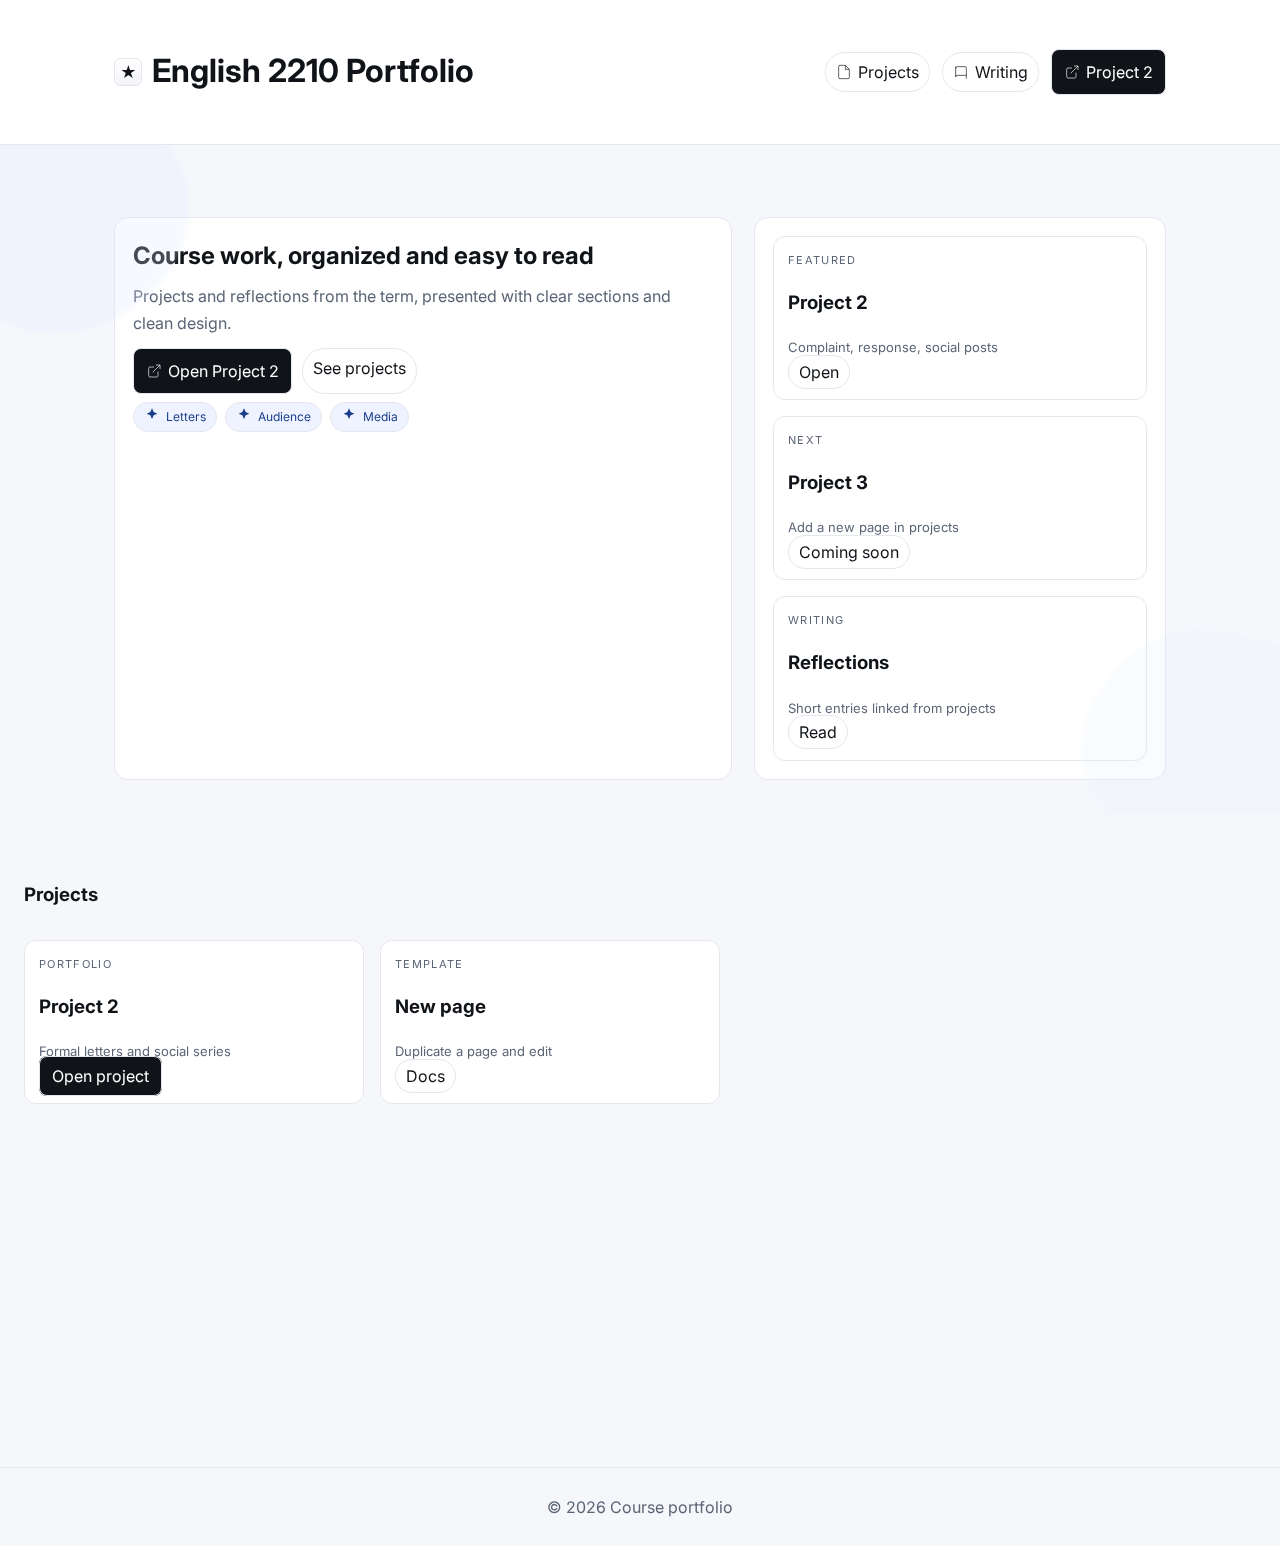
<file: index.html>
<!doctype html>
<html lang="en">
<head>
  <meta charset="utf-8"><meta name="viewport" content="width=device-width,initial-scale=1">
  <title>English 2210 Portfolio</title>
  <meta name="description" content="Course portfolio with selected projects and writing.">
  <link rel="preconnect" href="https://fonts.googleapis.com"><link rel="preconnect" href="https://fonts.gstatic.com" crossorigin>
  <link href="https://fonts.googleapis.com/css2?family=Inter:wght@400;600;700&display=swap" rel="stylesheet">
  <link rel="stylesheet" href="assets/style.css">
</head>
<body>
  <div class="nav">
    <div class="container">
      <div class="brand"><div class="logo"><span>★</span></div><h1>English 2210 Portfolio</h1></div>
      <div class="links">
        <a class="link" href="#projects"><svg class="icon" viewBox="0 0 24 24" fill="none" stroke="currentColor"><path d="M14 2H6a2 2 0 0 0-2 2v16a2 2 0 0 0 2 2h12a2 2 0 0 0 2-2V8z"/><path d="M14 2v6h6"/></svg>Projects</a>
        <a class="link" href="#writing"><svg class="icon" viewBox="0 0 24 24" fill="none" stroke="currentColor"><path d="M4 19.5A2.5 2.5 0 0 1 6.5 17H20"/><path d="M4 4v15.5"/><path d="M20 22V6a2 2 0 0 0-2-2H6.5A2.5 2.5 0 0 0 4 6.5"/></svg>Writing</a>
        <a class="btn" href="projects/project-2.html"><svg class="icon" viewBox="0 0 24 24" fill="none" stroke="currentColor"><path d="M18 13v6a2 2 0 0 1-2 2H6a2 2 0 0 1-2-2V8a2 2 0 0 1 2-2h6"/><path d="M15 3h6v6"/><path d="M10 14 21 3"/></svg>Project 2</a>
      </div>
    </div>
  </div>

  <header class="hero">
    <svg class="blob" viewBox="0 0 600 600" xmlns="http://www.w3.org/2000/svg">
      <g transform="translate(300,300)">
        <path d="M120,-142.2C155.6,-121.4,181.9,-77.4,187.6,-31.9C193.2,13.7,178.1,60.7,150.7,97.5C123.2,134.3,83.3,160.9,40.2,175.2C-2.9,189.5,-49.2,191.5,-90.5,175.1C-131.9,158.6,-168.4,123.7,-184.8,82.1C-201.2,40.6,-197.5,-7.7,-181.4,-51.4C-165.4,-95,-137,-134,-100.1,-154.5C-63.2,-175,-18,-177,26,-185.5C70.1,-194.1,112,-209.1,120,-142.2Z" fill="#dfe9ff"/>
      </g>
    </svg>
    <svg class="blob right" viewBox="0 0 600 600" xmlns="http://www.w3.org/2000/svg">
      <g transform="translate(300,300)">
        <path d="M120,-142.2C155.6,-121.4,181.9,-77.4,187.6,-31.9C193.2,13.7,178.1,60.7,150.7,97.5C123.2,134.3,83.3,160.9,40.2,175.2C-2.9,189.5,-49.2,191.5,-90.5,175.1C-131.9,158.6,-168.4,123.7,-184.8,82.1C-201.2,40.6,-197.5,-7.7,-181.4,-51.4C-165.4,-95,-137,-134,-100.1,-154.5C-63.2,-175,-18,-177,26,-185.5C70.1,-194.1,112,-209.1,120,-142.2Z" fill="#e8f0ff"/>
      </g>
    </svg>
    <div class="container wrap">
      <div class="card reveal">
        <h2>Course work, organized and easy to read</h2>
        <p class="lead">Projects and reflections from the term, presented with clear sections and clean design.</p>
        <div style="margin-top:12px;display:flex;gap:10px;flex-wrap:wrap">
          <a class="btn" href="projects/project-2.html"><svg class="icon" viewBox="0 0 24 24" fill="none" stroke="currentColor"><path d="M18 13v6a2 2 0 0 1-2 2H6a2 2 0 0 1-2-2V8a2 2 0 0 1 2-2h6"/><path d="M15 3h6v6"/><path d="M10 14 21 3"/></svg>Open Project 2</a>
          <a class="link" href="#projects">See projects</a>
        </div>
        <div class="badges">
          <span class="badge"><svg class="icon" viewBox="0 0 24 24" fill="currentColor"><path d="m12 2 2.5 5.5L20 10l-5.5 2.5L12 18l-2.5-5.5L4 10l5.5-2.5z"/></svg>Letters</span>
          <span class="badge"><svg class="icon" viewBox="0 0 24 24" fill="currentColor"><path d="m12 2 2.5 5.5L20 10l-5.5 2.5L12 18l-2.5-5.5L4 10l5.5-2.5z"/></svg>Audience</span>
          <span class="badge"><svg class="icon" viewBox="0 0 24 24" fill="currentColor"><path d="m12 2 2.5 5.5L20 10l-5.5 2.5L12 18l-2.5-5.5L4 10l5.5-2.5z"/></svg>Media</span>
        </div>
      </div>
      <div class="card reveal">
        <div class="grid">
          <div class="tile"><div class="kicker">Featured</div><h3>Project 2</h3><div class="meta">Complaint, response, social posts</div><a class="link" href="projects/project-2.html">Open</a></div>
          <div class="tile"><div class="kicker">Next</div><h3>Project 3</h3><div class="meta">Add a new page in projects</div><a class="link" href="#">Coming soon</a></div>
          <div class="tile"><div class="kicker">Writing</div><h3>Reflections</h3><div class="meta">Short entries linked from projects</div><a class="link" href="projects/project-2.html#reflection">Read</a></div>
        </div>
      </div>
    </div>
  </header>

  <section id="projects" class="container section reveal">
    <div class="head"><h3>Projects</h3></div>
    <div class="grid">
      <div class="tile"><div class="kicker">Portfolio</div><h3>Project 2</h3><div class="meta">Formal letters and social series</div><a class="btn" href="projects/project-2.html">Open project</a></div>
      <div class="tile"><div class="kicker">Template</div><h3>New page</h3><div class="meta">Duplicate a page and edit</div><a class="link" href="#">Docs</a></div>
    </div>
  </section>

  <section id="writing" class="container section reveal">
    <div class="head"><h3>Writing</h3></div>
    <div class="grid">
      <div class="tile"><div class="kicker">Reflection</div><h3>Project 2 reflection</h3><div class="meta">See the end of the page</div><a class="link" href="projects/project-2.html#reflection">Go</a></div>
    </div>
  </section>

  <footer>© <span id="y"></span> Course portfolio <script>document.getElementById('y').textContent=new Date().getFullYear()</script></footer>
  <script src="assets/script.js"></script>
</body>
</html>
</file>
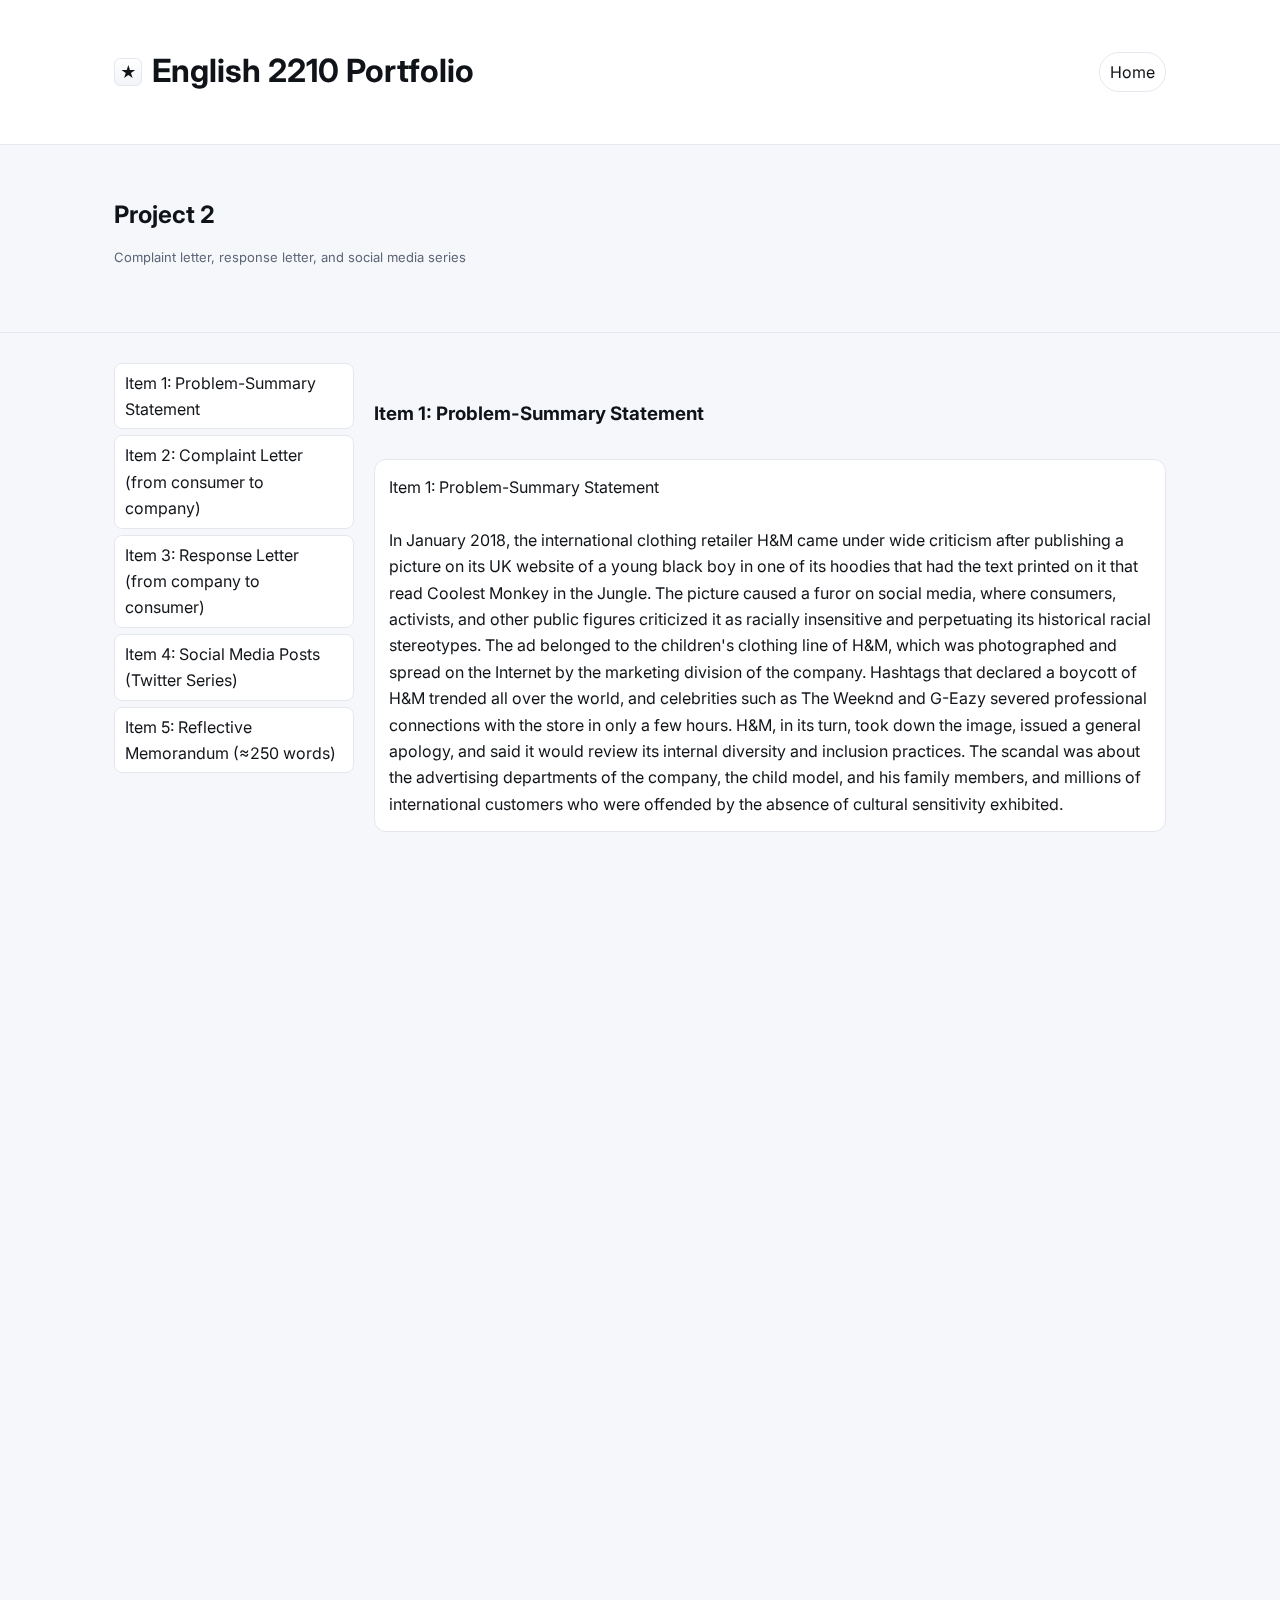
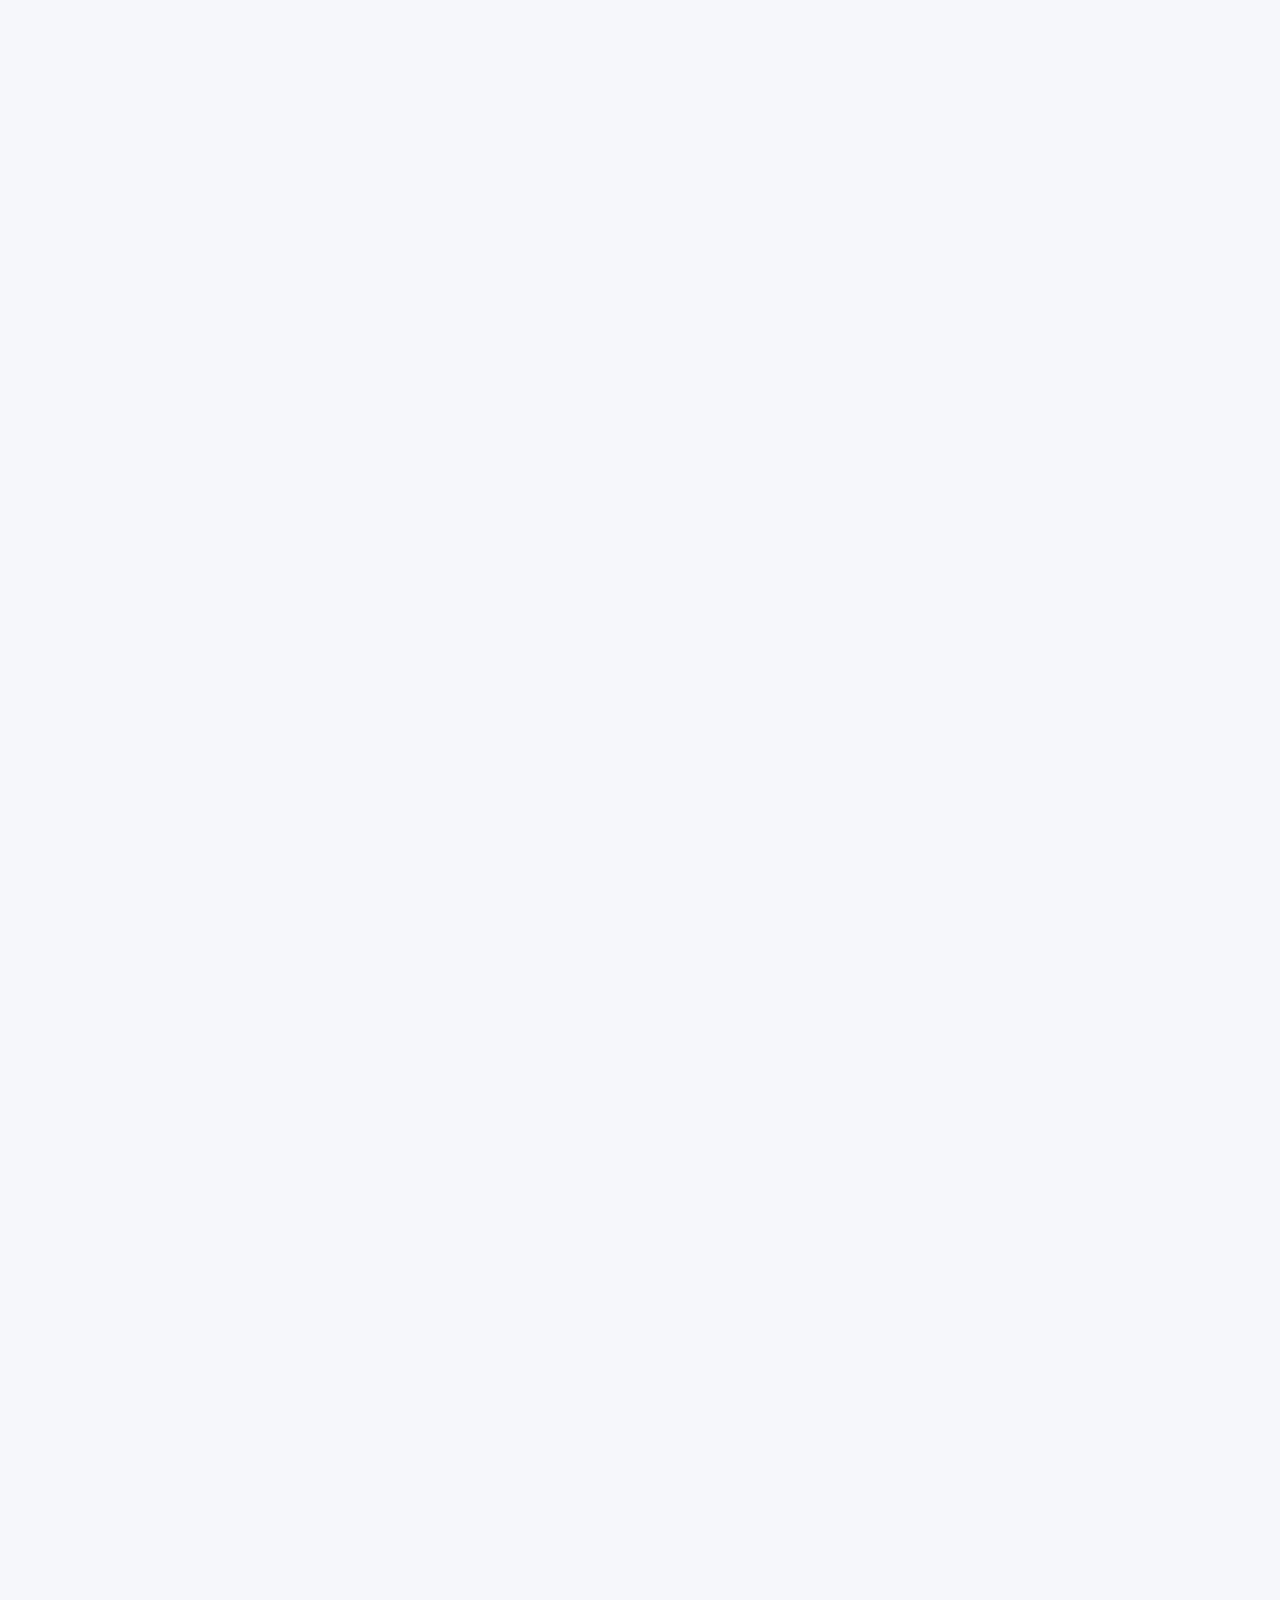
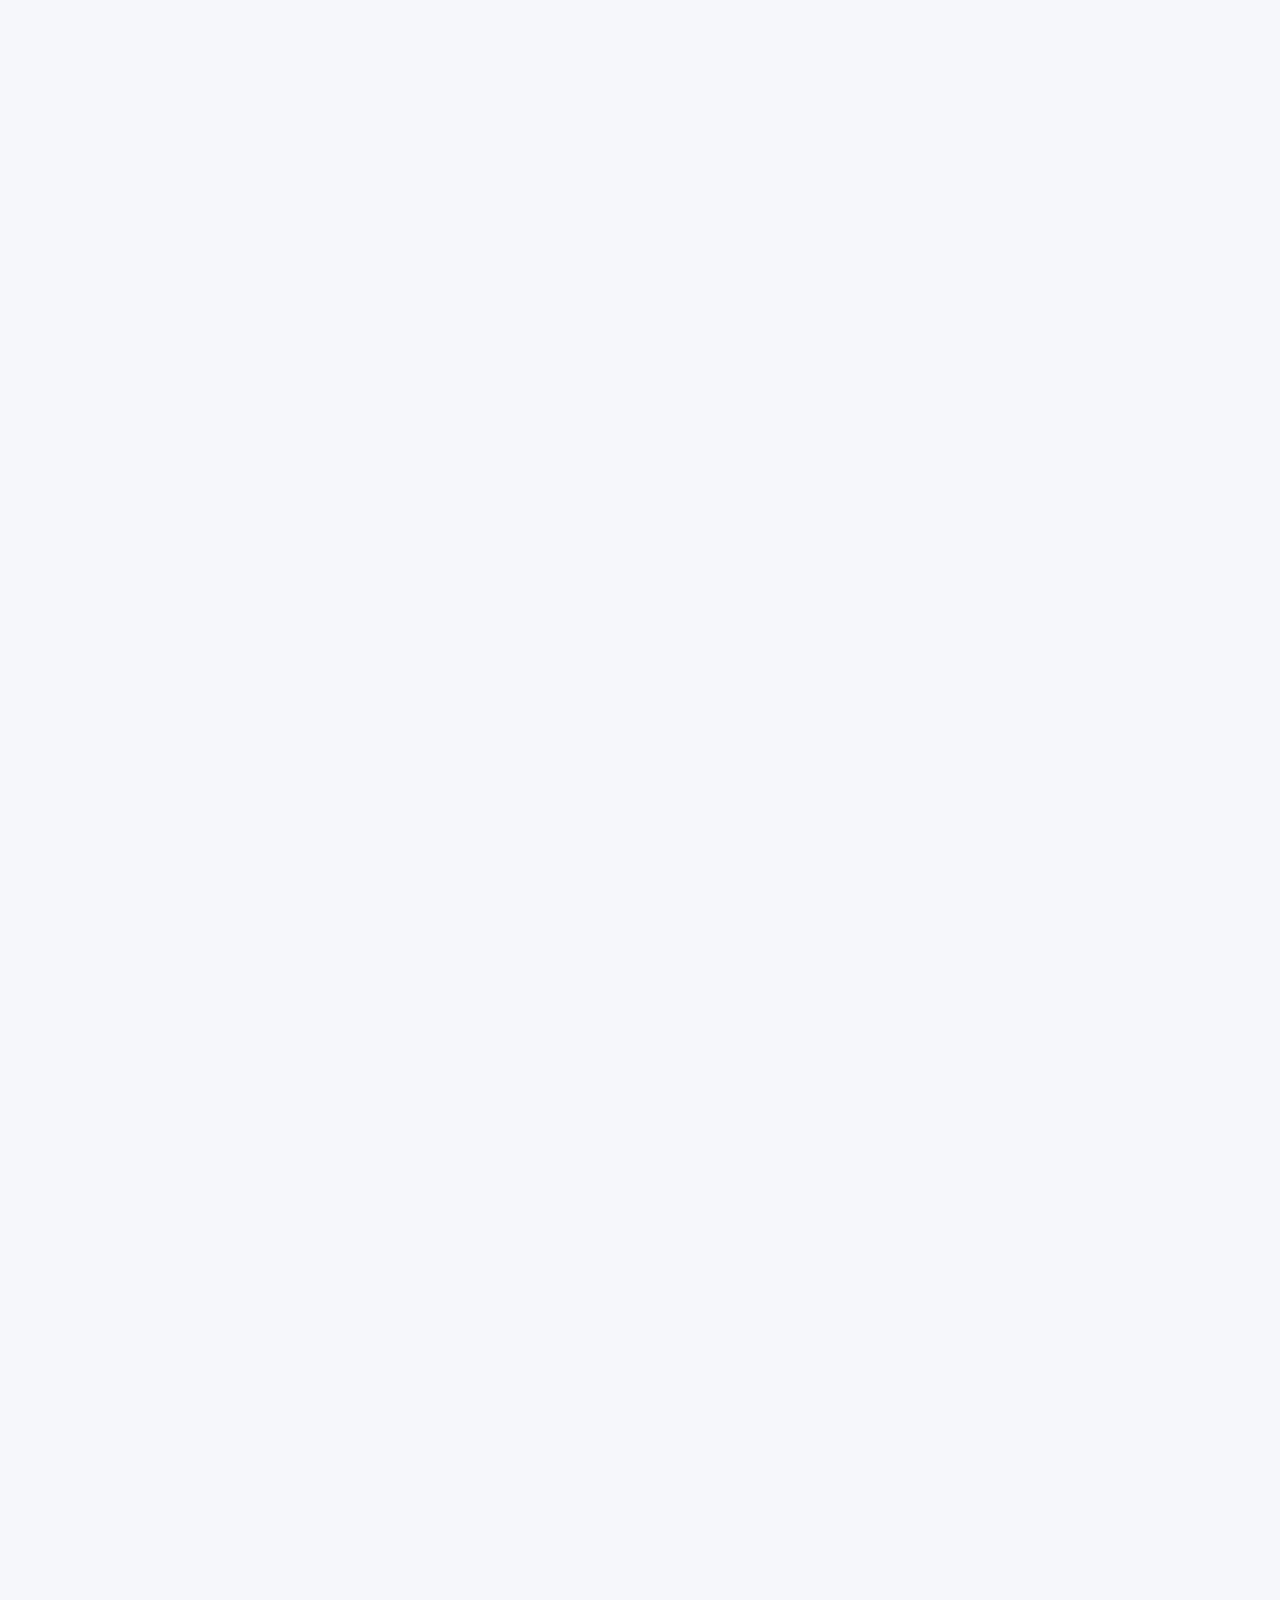
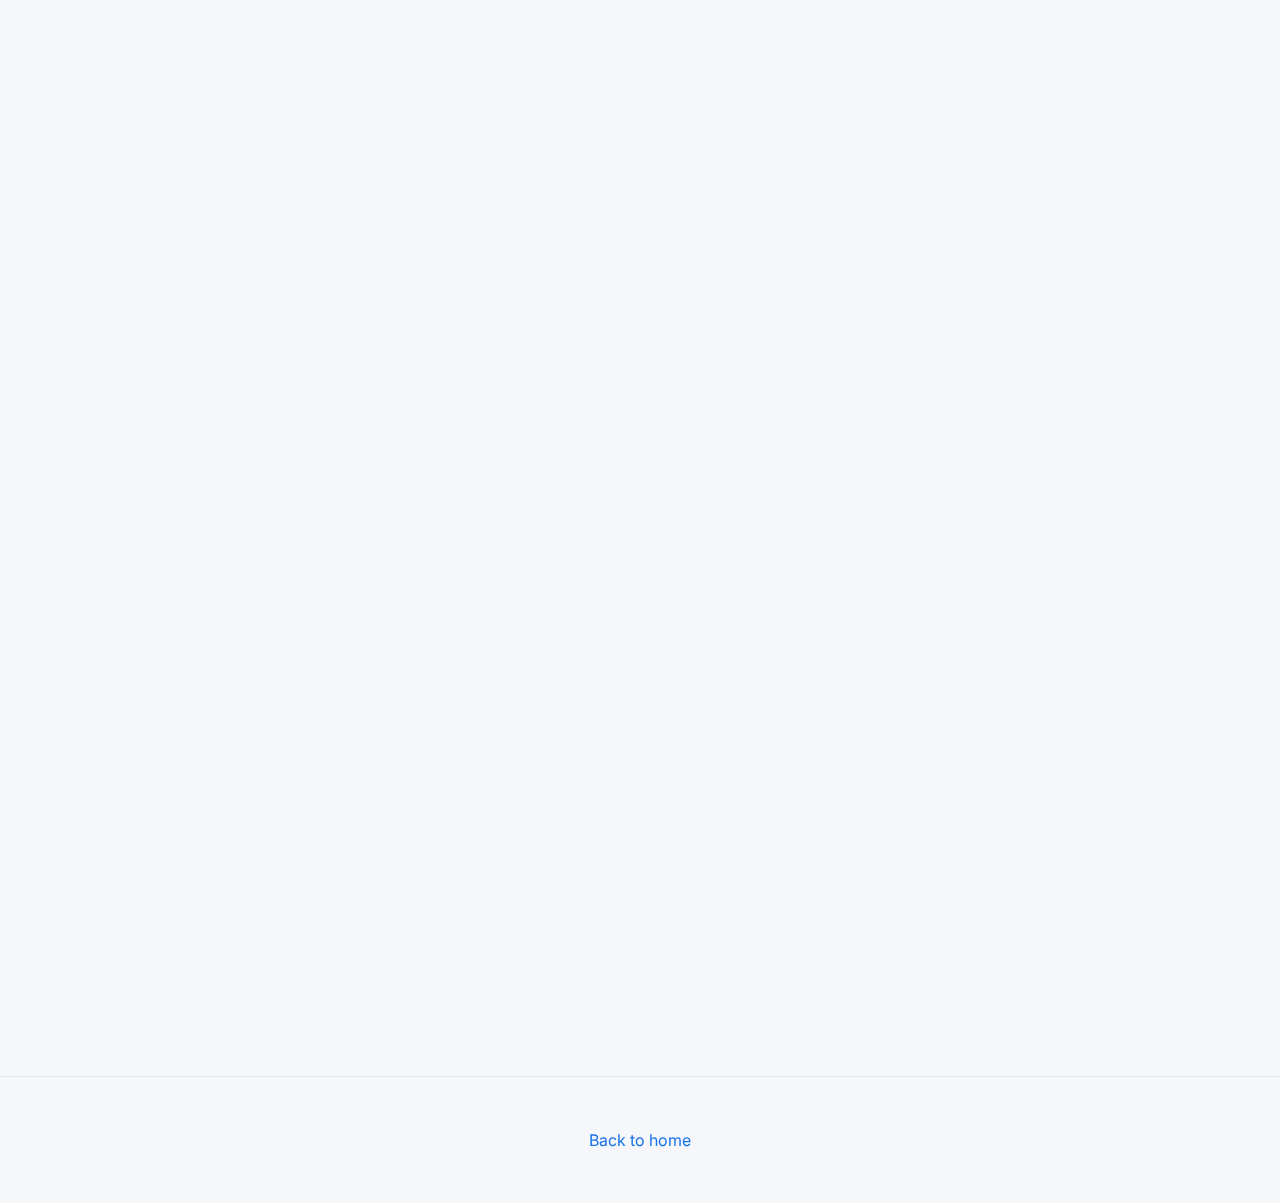
<file: projects/project-2.html>
<!doctype html>
<html lang="en">
<head>
  <meta charset="utf-8"><meta name="viewport" content="width=device-width,initial-scale=1">
  <title>Project 2</title>
  <meta name="description" content="Formal complaint, response, and social posts.">
  <link rel="preconnect" href="https://fonts.googleapis.com"><link rel="preconnect" href="https://fonts.gstatic.com" crossorigin>
  <link href="https://fonts.googleapis.com/css2?family=Inter:wght@400;600;700&display=swap" rel="stylesheet">
  <link rel="stylesheet" href="../assets/style.css">
</head>
<body>
  <div class="nav">
    <div class="container">
      <div class="brand"><div class="logo"><span>★</span></div><h1>English 2210 Portfolio</h1></div>
      <div class="links">
        <a class="link" href="../index.html">Home</a>
      </div>
    </div>
  </div>

  <header class="page-header">
    <div class="container">
      <h2>Project 2</h2>
      <p class="meta">Complaint letter, response letter, and social media series</p>
    </div>
  </header>

  <main class="container layout">
    <aside class="toc">
      <a href="#item1">Item 1: Problem-Summary Statement</a><a href="#item2">Item 2: Complaint Letter (from consumer to company)</a><a href="#item3">Item 3: Response Letter (from company to consumer)</a><a href="#item4">Item 4: Social Media Posts (Twitter Series)</a><a href="#item5">Item 5: Reflective Memorandum (≈250 words)</a>
    </aside>
    <div>
      
        <section id="item1" class="section reveal">
          <div class="head"><h3>Item 1: Problem-Summary Statement</h3></div>
          <article class="prose">Item 1: Problem-Summary Statement

In January 2018, the international clothing retailer H&amp;M came under wide criticism after publishing a picture on its UK website of a young black boy in one of its hoodies that had the text printed on it that read Coolest Monkey in the Jungle. The picture caused a furor on social media, where consumers, activists, and other public figures criticized it as racially insensitive and perpetuating its historical racial stereotypes. The ad belonged to the children&#x27;s clothing line of H&amp;M, which was photographed and spread on the Internet by the marketing division of the company. Hashtags that declared a boycott of H&amp;M trended all over the world, and celebrities such as The Weeknd and G-Eazy severed professional connections with the store in only a few hours. H&amp;M, in its turn, took down the image, issued a general apology, and said it would review its internal diversity and inclusion practices. The scandal was about the advertising departments of the company, the child model, and his family members, and millions of international customers who were offended by the absence of cultural sensitivity exhibited.</article>
        </section>
        
        <section id="item2" class="section reveal">
          <div class="head"><h3>Item 2: Complaint Letter (from consumer to company)</h3></div>
          <article class="prose">Item 2: Complaint Letter (from consumer to company)

Nader Alazemi228 Willow StreetHouston, TX 77002Email: nader.alazemi@email.comPhone: (832) 541-2890January 15, 2018

Mr. Karl-Johan PerssonChief Executive OfficerH&amp;M GroupMäster Samuelsgatan 46A111 57 Stockholm, Sweden

Subject: Formal Complaint Regarding Racially Insensitive Advertising Campaign

Dear Mr. Persson,

I am addressing this subject because I am concerned about the recent advertisement by H and M where a young black child wore a hoodie that had the label coolest monkey in the jungle printed on it. I was surprised and saddened that such an image was published by a company that has a global and diverse customer base, as I am a loyal H&amp;M customer.

Although this might not have been deliberate, this picture has heavy racial undertones, and it is a grave failure of cultural awareness. This advertisement is extremely offensive because it is associated with historical stereotypes about people of African origin. This lapse has created massive public outrage that has hurt the reputation of H&amp;M as well as consumer confidence.

I am kindly requesting that H&amp;M accept responsibility by publicly owning up to the problem, re-evaluating its marketing approval department, and offering cultural sensitivity and diversity training to its creative divisions, among others. Responsibility and learning would be a clear reflection that would restore the confidence of people in your brand.

Thanks for your time and attention. I am interested in knowing what H&amp;M intends to do so that they can make sure that such incidents do not occur in the future.

Sincerely,(Signature)Nader Alazemi</article>
        </section>
        
        <section id="item3" class="section reveal">
          <div class="head"><h3>Item 3: Response Letter (from company to consumer)</h3></div>
          <article class="prose">Item 3: Response Letter (from company to consumer)

H&amp;M Group HeadquartersMäster Samuelsgatan 46A111 57 Stockholm, SwedenEmail: customerservice@hm.comPhone: +46 8 796 55 00January 22, 2018

Mr. Nader Alazemi228 Willow StreetHouston, TX 77002

Subject: Response to Your Concern Regarding H&amp;M Advertisement

Dear Mr. Alazemi,

I would like to thank you and your letter, which indicated your concern regarding our recent advertisement of a young black child in a hoodie with the inscription of coolest monkey in the jungle. We fully understand how disappointed you are and how much you are willing to give your opinion.

We are greatly displeased to have published this picture, and we appreciate that it was racially insensitive. H&amp;M takes full responsibility for the error and would like to apologize profusely to our customers and communities that were harmed or offended. The incident does not conform to our diversity, respect, and equality values.

To this end, we have taken the image out of all the channels and recalled the product. We are also introducing a new in-house marketing material review mechanism, as well as making diversity and inclusion training compulsory for all employees who will deal with product design and advertising. Also, we are engaging the external cultural advisors to make sure that our campaigns are globally inclusive.

Your feedback is valuable to us, and we will strive to learn important lessons about this incident and ensure that we commit ourselves more to equality.

Sincerely,(Signature)Karl-Johan PerssonChief Executive Officer, H&amp;M Group</article>
        </section>
        
            <section id="item4" class="section reveal">
              <div class="head"><h3>Item 4: Social Media Posts (Twitter Series)</h3></div>
              <article class="prose">Item 4: Social Media Posts (Twitter Series)

Platform: Twitter</article>
              
            <div class="gallery">
              <figure><img src="../images/apology_tweet_1.png" alt="Twitter apology 1"><figcaption>Twitter apology 1</figcaption></figure>
              <figure><img src="../images/apology_tweet_2.png" alt="Twitter apology 2"><figcaption>Twitter apology 2</figcaption></figure>
              <figure><img src="../images/facebook_post.png" alt="Facebook post"><figcaption>Facebook post</figcaption></figure>
              <figure><img src="../images/customer_thread.png" alt="Customer thread"><figcaption>Customer thread</figcaption></figure>
              <figure><img src="../images/instagram_post.png" alt="Instagram post"><figcaption>Instagram post</figcaption></figure>
            </div>
            
              <article class="prose"> — official H&amp;M account simulation



Tweet 1 (Acknowledgment)

Tweet 2 (Responsibility)

Tweet 3 (Next Steps)



Tweet 4 (Engagement)



Tweet 5 (Commitment)</article>
            </section>
            
        <section id="item5" class="section reveal">
          <div class="head"><h3>Item 5: Reflective Memorandum (≈250 words)</h3></div>
          <article class="prose">Item 5: Reflective Memorandum (≈250 words)

To: Professor Kit Carson WilsonFrom: Nader AlazemiDate: 23/10/2025Subject: Reflection on Project #2 – Formal Complaint and Response Letters with Social Media Component

This project was aimed at proving the successful intercultural and professional communication under the circumstances of corporate controversy. I decided to use the case of H&amp;M 2018 in the spot titled Coolest Monkey in the Jungle, as it demonstrates that cultural insensitivity in advertising may cause the company to become the subject of criticism among the masses. My target writing objective was to reveal how professional correspondence and social media reactions can heal trust and prove responsibility.

The main target of the complaint letter was the corporate leadership, and the tone had to be formal and persuasive, backed by solid reasoning. The press release addressed to the concerned consumers required a professional, empathetic, and solution-oriented response to restore credibility. By comparison, the audience of social media was more varied and extensive, and required brief, clear, and emotionally conscious messages.

Formal communication was enabled by the letter, whereas social media enabled instant communication and interaction with the wider community. The problem was how to make the formality and the authenticity match on the various platforms.

This project increased my knowledge of cross-cultural communication and PR strategies during an emergency. I also got to understand that proper responses should not be limited to apologies since they should also include tangible measures that would deal with the root cause. In general, the given assignment has reinforced my skills to act ethically and with responsibility in multicultural and international settings.</article>
        </section>
        
    </div>
  </main>

  <footer>
    <div class="container"><a href="../index.html">Back to home</a></div>
  </footer>
  <script src="../assets/script.js"></script>
</body>
</html>
</file>
<file: assets/style.css>
:root{
  --bg:#f6f7fb;
  --panel:#ffffff;
  --text:#101418;
  --muted:#5b6575;
  --accent:#1a73e8;
  --border:#e5e7ee;
  --chip:#eef3ff;
}
*{box-sizing:border-box}
html,body{margin:0;padding:0}
body{font-family:Inter, system-ui, -apple-system, Segoe UI, Roboto, Helvetica, Arial, "Apple Color Emoji","Segoe UI Emoji";background:var(--bg);color:var(--text);line-height:1.65}
a{color:var(--accent);text-decoration:none}
a:hover{text-decoration:underline}
.container{max-width:1100px;margin:0 auto;padding:24px}
.nav{position:sticky;top:0;background:rgba(255,255,255,.96);backdrop-filter:saturate(1.1) blur(8px);border-bottom:1px solid var(--border);z-index:10}
.nav .container{display:flex;align-items:center;justify-content:space-between}
.brand{display:flex;gap:10px;align-items:center}
.logo{width:28px;height:28px;border-radius:6px;border:1px solid var(--border);background:linear-gradient(180deg,#fff,#f3f4f8);display:grid;place-items:center}
.logo span{font-weight:700}
.links{display:flex;gap:12px;align-items:center}
.link{padding:6px 10px;border:1px solid var(--border);border-radius:999px;color:#101418}
.link:hover{background:#f2f4f8}
.btn{padding:9px 12px;border-radius:8px;border:1px solid var(--border);background:#101418;color:#fff}
.btn:hover{opacity:.94}
.hero{position:relative;padding:48px 0 10px;overflow:hidden}
.blob{position:absolute;inset:-120px auto auto -120px;width:380px;height:380px;opacity:.25;filter:blur(2px);}
.blob.right{inset:auto -120px -120px auto;transform:rotate(25deg)}
.card{background:var(--panel);border:1px solid var(--border);border-radius:14px;padding:18px}
.hero .wrap{display:grid;grid-template-columns:1.2fr .8fr;gap:22px}
h2{margin:0 0 8px}
p.lead{color:var(--muted);margin:8px 0 0}
.grid{display:grid;grid-template-columns:repeat(auto-fill,minmax(260px,1fr));gap:16px}
.tile{border:1px solid var(--border);border-radius:12px;background:#fff;padding:14px;transition:transform .15s ease, box-shadow .15s ease}
.tile:hover{transform:translateY(-2px);box-shadow:0 6px 16px rgba(16,20,24,.06)}
.kicker{font-size:11px;text-transform:uppercase;letter-spacing:.12em;color:var(--muted)}
.meta{color:var(--muted);font-size:13px}
.icon{width:16px;height:16px;vertical-align:-2px;margin-right:6px}
.section{margin:24px 0}
.section .head{display:flex;align-items:center;gap:10px;margin-bottom:10px}
.badges{display:flex;flex-wrap:wrap;gap:8px;margin-top:8px}
.badge{background:var(--chip);border:1px solid var(--border);color:#1a3d8a;border-radius:999px;padding:4px 10px;font-size:12px}
.page-header{padding:26px 0;border-bottom:1px solid var(--border)}
.toc{position:sticky;top:72px;align-self:flex-start}
.toc a{display:block;padding:6px 10px;border:1px solid var(--border);border-radius:8px;margin:6px 0;color:#111418;text-decoration:none;background:#fff}
.toc a:hover{background:#f3f5fa}
.layout{display:grid;grid-template-columns:240px 1fr;gap:20px}
@media (max-width:960px){ .hero .wrap{grid-template-columns:1fr} .layout{grid-template-columns:1fr} .toc{position:static} }
.prose{white-space:pre-wrap;background:#fff;border:1px solid var(--border);border-radius:12px;padding:14px;font-size:16px}
.gallery{display:grid;grid-template-columns:repeat(auto-fill,minmax(260px,1fr));gap:14px}
figure{margin:0}
figure img{width:100%;height:auto;border:1px solid var(--border);border-radius:12px;background:#fafafa;cursor:pointer;transition:transform .12s ease}
figure img:hover{transform:scale(1.01)}
figcaption{font-size:13px;color:var(--muted);margin-top:6px}
footer{padding:26px 0;color:var(--muted);text-align:center;border-top:1px solid var(--border);margin-top:22px}
/* Reveal on scroll */
.reveal{opacity:0;transform:translateY(8px);transition:opacity .45s ease, transform .45s ease}
.reveal.visible{opacity:1;transform:none}
/* Lightbox */
.lb{position:fixed;inset:0;background:rgba(0,0,0,.65);display:none;align-items:center;justify-content:center;z-index:50}
.lb img{max-width:92vw;max-height:90vh;border-radius:14px}
.lb.show{display:flex}
</file>
